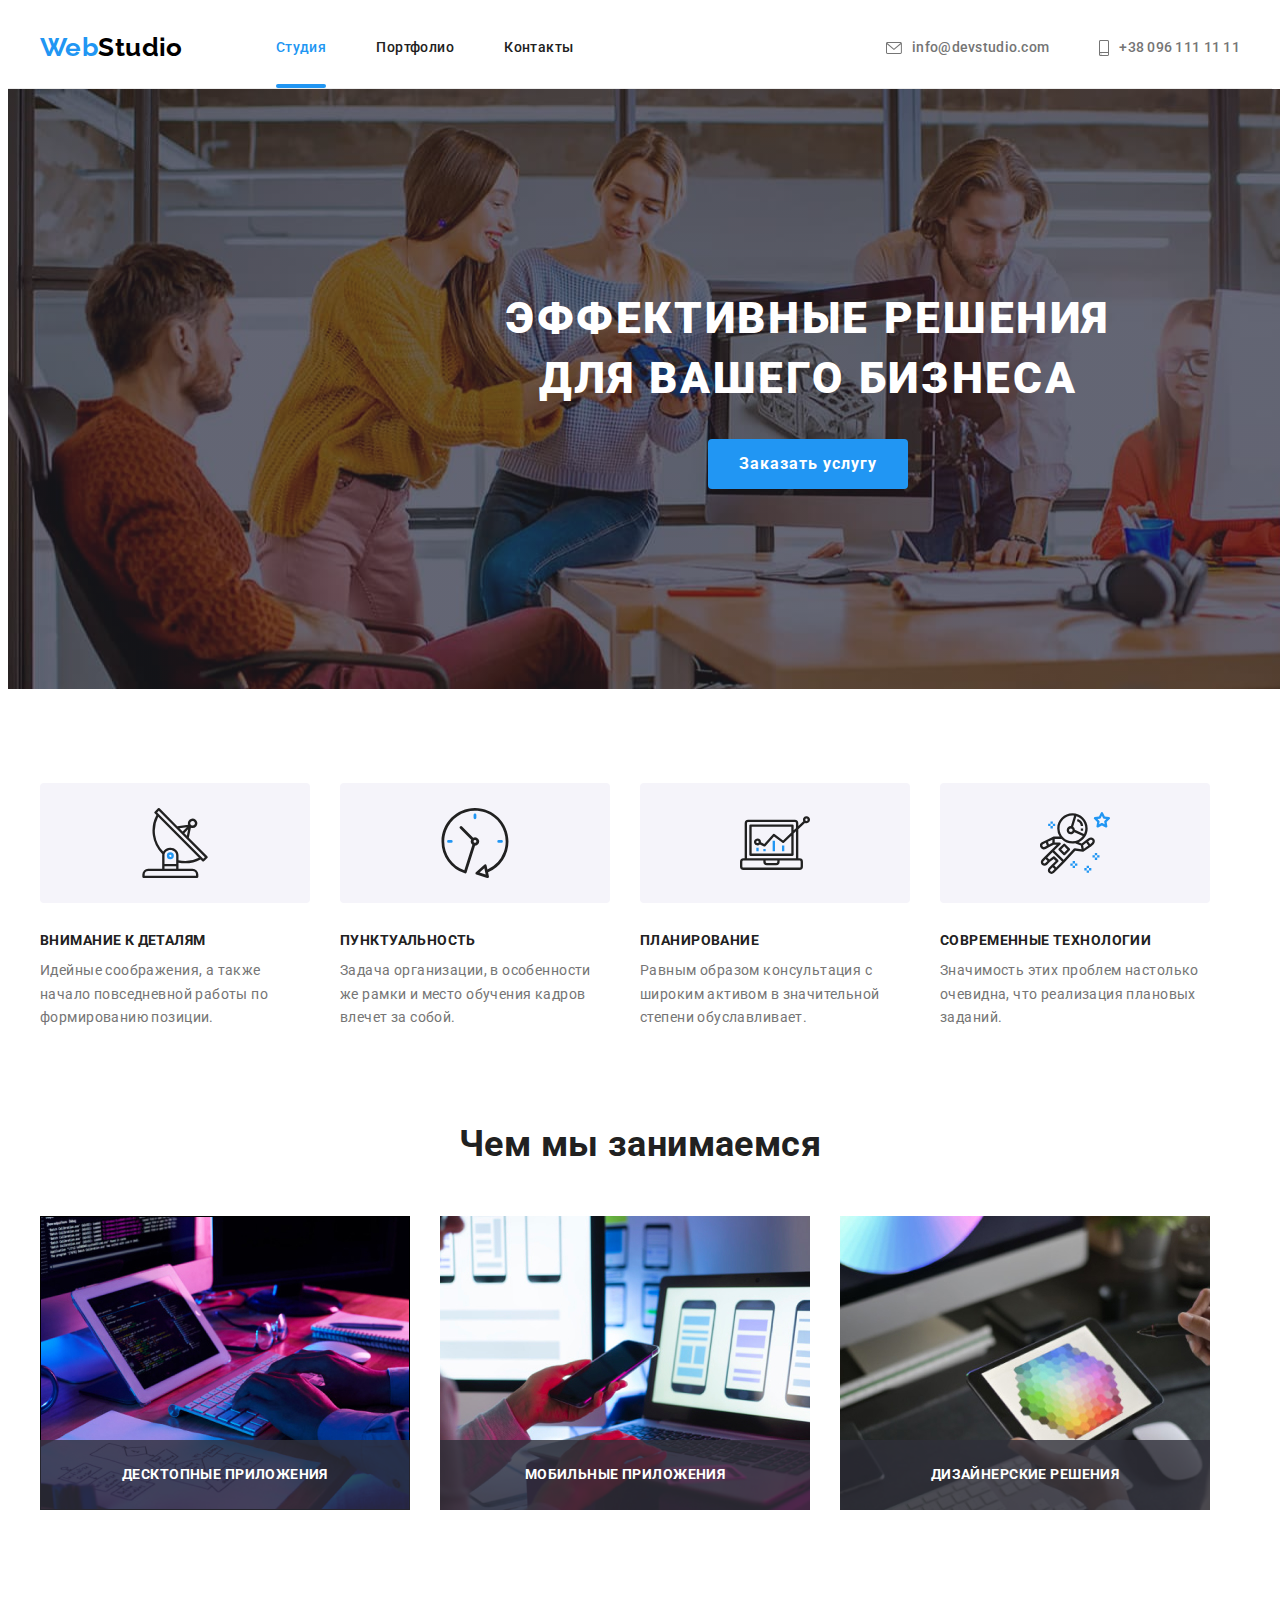
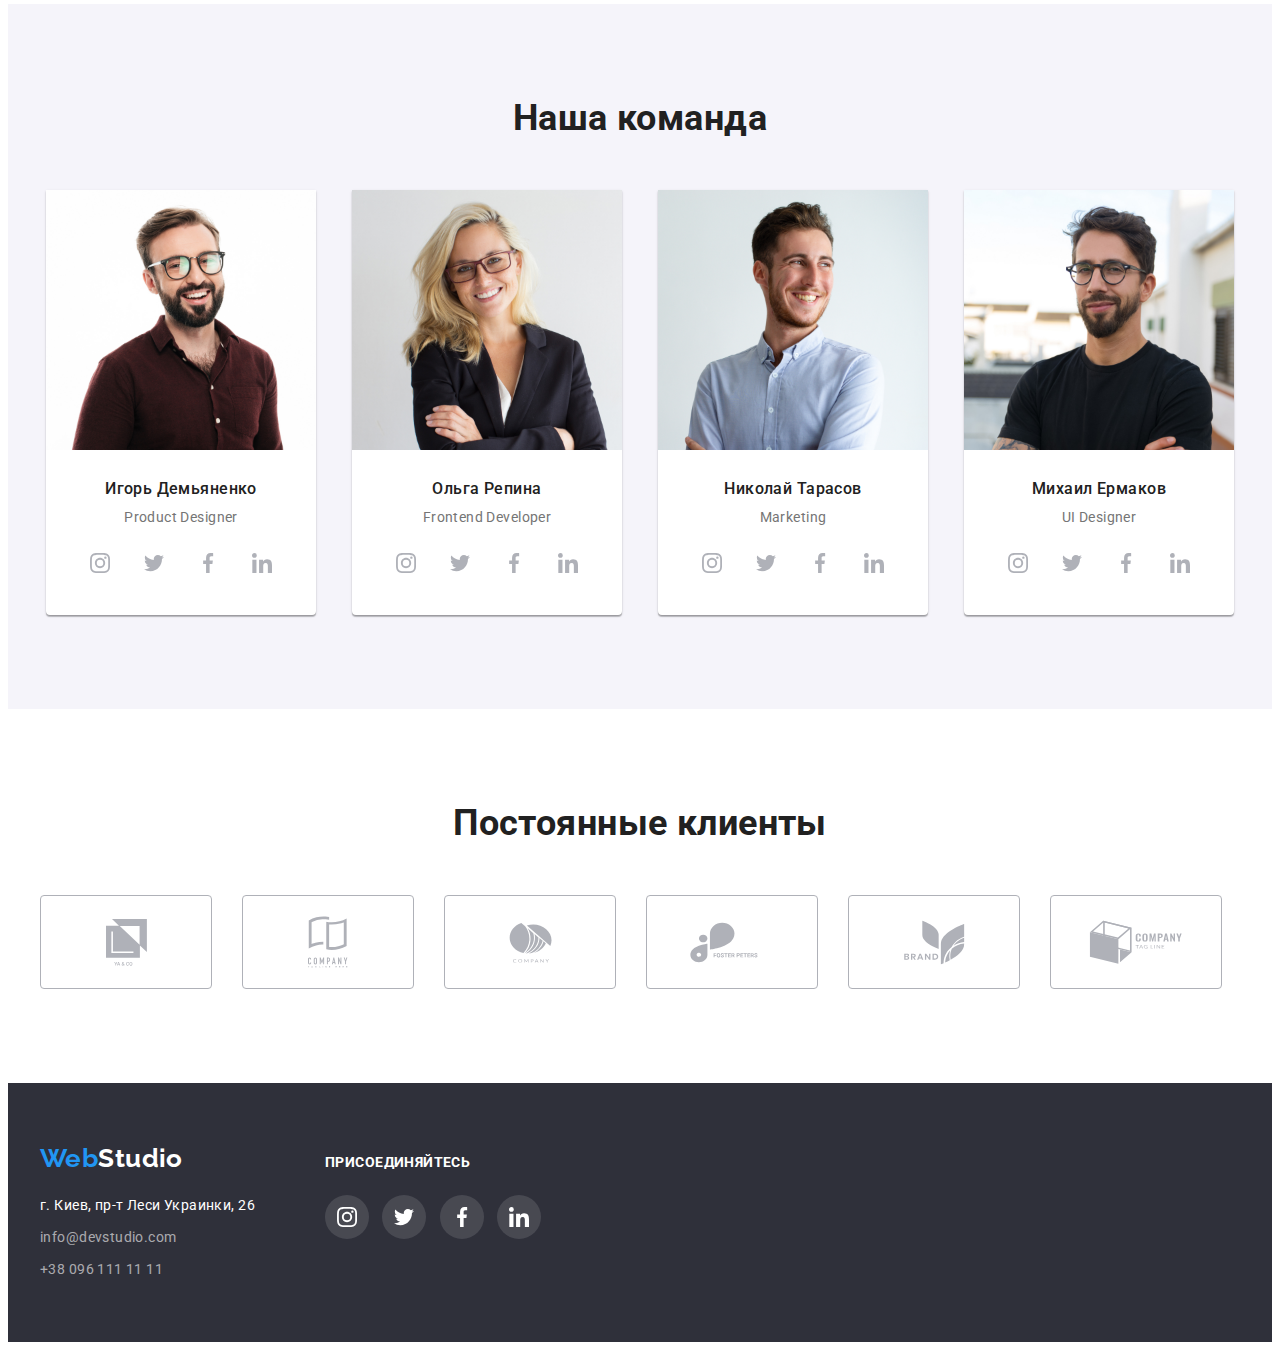
<file: index.html>
<!DOCTYPE html>
<html lang="ru">
  <head>
    <meta charset="UTF-8" />
    <meta http-equiv="X-UA-Compatible" content="IE=edge" />
    <meta name="viewport" content="width=device-width, initial-scale=1.0" />
    <title>Homework</title>
    <link rel="stylesheet" href="https://cdnjs.cloudflare.com/ajax/libs/modern-normalize/1.1.0/modern-normalize.min.css" integrity="sha512-wpPYUAdjBVSE4KJnH1VR1HeZfpl1ub8YT/NKx4PuQ5NmX2tKuGu6U/JRp5y+Y8XG2tV+wKQpNHVUX03MfMFn9Q==" crossorigin="anonymous" referrerpolicy="no-referrer" />
    <link rel="preconnect" href="https://fonts.googleapis.com" />
    <link rel="preconnect" href="https://fonts.gstatic.com" crossorigin />
    <link
      href="https://fonts.googleapis.com/css2?family=Raleway:wght@700&family=Roboto:wght@400;500;700;900&display=swap"
      rel="stylesheet"
    />
    <link rel="stylesheet" href="./css/styles.css" />
  </head>
  <body data-body>
    <!-- Шапка профиля -->
      <header class="header">
        
        <nav class="header-container container">
          <a class="logo" href="/"
          >Web<span class="part-logo-dark">Studio</span></a>

          <ul class="header-list list">
            <li class="header-list-item list">
              <a class="header-link link current" href="./index.html">Студия</a>
            </li>

            <li class="header-list-item list">
              <a class="header-link link" href="./portfolio.html">Портфолио</a>
            </li>

            <li class="header-list-item list">
              <a class="header-link link" href="">Контакты</a>
            </li>
          </ul>
          


          <ul class="header-contacts list">
            <li class="header-contacts-list item">
              <a class="header-contacts-item link" href="mailto:info@devstudio.com">
                <svg class="header-icons" width="16px" height="12px">
                  <use href="./images/icons.svg#icon-mail"></use>
                </svg>
              info@devstudio.com</a>
            </li>

            <li class="header-contacts-list item">
              <a class="header-contacts-item link" href="tel:380961111111">
                <svg class="header-icons" width="10px" height="16px">
                  <use href="./images/icons.svg#icon-smartphone"></use>
                </svg>
                +38 096 111 11 11</a>
            </li>
          </ul>
        </nav>
      </header>
      
       

    <!-- Main -->
    <main>
      <!-- Герой -->
  
        <section class="hero">
          <div class="container hero-container">
          
          <h1 class="hero-title">
             Эффективные решения для вашего бизнеса
            </h1>
            <button class="hero-btn btn" type="button" 
            data-modal-open
            >Заказать услугу</button>
          </div>
        </section>


        <!-- Model window -->
         
        <div class="backdrop is-hidden" data-modal>
          <div class="modal">
            <button class="modal-close-btn" type="button" 
            data-modal-close>
              <svg width="11px" height="11px">
               <use href="./images/icons.svg#icon-close"></use>
              </svg>
            </button>
          </div>
        </div>
        

      <!-- Особенности компании -->
      
      <section class="company-features">
        <div class="container company-container">
          <h2 class="visually-hidden">Особенности компании</h2>

          <ul class="features-list list">
            <li class="features-item item">
              <div class="icon-box">
                <svg class="features-icon" height="70px" width="70px">
                  <use href="./images/icons.svg#icon-antenna"></use>
                </svg>
              </div>
             
              <h3 class="features-title">Внимание к деталям</h3>
              <p class="company-features-text">
                Идейные соображения, а также начало повседневной работы по
                формированию позиции.
              </p>
            </li>

            <li class="features-item item">
              <div class="icon-box">
                <svg class="features-icon" height="70px" width="70px">
                  <use href="./images/icons.svg#icon-clock"></use>
                </svg>
              </div>
              <h3 class="features-title">Пунктуальность</h3>
              <p class="company-features-text">
                Задача организации, в особенности же рамки и место обучения кадров
                влечет за собой.
              </p>
            </li>

            <li class="features-item item">
              <div class="icon-box">
                <svg class="features-icon" height="70px" width="70px">
                  <use href="./images/icons.svg#icon-diagram"></use>
                </svg>
              </div>
              <h3 class="features-title">Планирование</h3>
              <p class="company-features-text">
                Равным образом консультация с широким активом в значительной
                степени обуславливает.
              </p>
            </li>

            <li class="features-item item">
              <div class="icon-box">
                <svg class="features-icon" height="70px" width="70px">
                  <use href="./images/icons.svg#icon-astronaut"></use>
                </svg>
              </div>
              <h3 class="features-title">Современные технологии</h3>
              <p class="company-features-text">
                Значимость этих проблем настолько очевидна, что реализация
                плановых заданий.
              </p>
            </li>
          </ul>
        
        </div>
          
      </section>
       
      <!-- Чем занимается компания -->
      <section class="does">
        <div class="container does-container">
        
          <h2 class="does-title">Чем мы занимаемся</h2>

          <ul class="does-list list">
            <li class="does-item">
              <img class="img-does" src="./images/box1.jpg" alt="руки на клавиатуре" width="370"/>
              <p class="does-text">Десктопные приложения</p>
            </li>
  
            <li class="does-item">
              <img src="./images/box2.jpg" alt="телефон в руках" width="370" />
              <p class="does-text">Мобильные приложения</p>
            </li>
  
            <li class="does-item"> 
              <img src="./images/box3.jpg" alt="планшет в руках" width="370" />
              <p class="does-text">Дизайнерские решения</p>  
            </li>
          </ul>
        </div>  
      </section>
         

      <!-- Про команду -->
      
      <section class="team">
        <div class="container team-container">
        
        
          <h2 class="team-tittle">Наша команда</h2>

          <ul class="team-list list">
            <li class="team-item">
              <img
                src="./images/team1.jpg"
                alt="участник команды 1"
                width="270"
              />
              <h3 class="team-name">Игорь Демьяненко</h3>
              <p class="team-text">Product Designer</p>

              <ul class="icon-team-list">
                <li class="icon-team-item">
                  <a class="icon-team-link" href="">
                    <svg class="icon-team" width="20" height="20">
                      <use href="./images/icons.svg#icon-instagram"></use>
                    </svg>
                  </a>
                </li>

                <li class="icon-team-item">
                  <a class="icon-team-link" href="">
                    <svg  class="icon-team" width="20" height="20">
                      <use href="./images/icons.svg#icon-twitter"></use>
                    </svg>
                  </a>
                </li>

                <li class="icon-team-item">
                  <a class="icon-team-link" href="">
                    <svg  class="icon-team" width="20" height="20">
                      <use href="./images/icons.svg#icon-facebook"></use>
                    </svg>
                  </a>
                </li>

                <li class="icon-team-item">
                  <a class="icon-team-link" href="">
                    <svg class="icon-team" width="20" height="20">
                      <use href="./images/icons.svg#icon-linkedin"></use>
                    </svg>
                  </a>
                </li>
              </ul>
        
        
            </li>
  
            <li class="team-item">
              <img
                src="./images/team2.jpg"
                alt="участник команды 2"
                width="270"
              />
              <h3 class="team-name">Ольга Репина</h3>
              <p class="team-text">Frontend Developer</p>

              <ul class="icon-team-list">
                <li class="icon-team-item">
                  <a class="icon-team-link" href="">
                    <svg class="icon-team" width="20" height="20">
                      <use href="./images/icons.svg#icon-instagram"></use>
                    </svg>
                  </a>
                </li>

                <li class="icon-team-item">
                  <a class="icon-team-link" href="">
                    <svg  class="icon-team" width="20" height="20">
                      <use href="./images/icons.svg#icon-twitter"></use>
                    </svg>
                  </a>
                </li>

                <li class="icon-team-item">
                  <a class="icon-team-link" href="">
                    <svg  class="icon-team" width="20" height="20">
                      <use href="./images/icons.svg#icon-facebook"></use>
                    </svg>
                  </a>
                </li>

                <li class="icon-team-item">
                  <a class="icon-team-link" href="">
                    <svg class="icon-team" width="20" height="20">
                      <use href="./images/icons.svg#icon-linkedin"></use>
                    </svg>
                  </a>
                </li>
              </ul>

            </li>
  
            <li class="team-item">
              <img
                src="./images/team3.jpg"
                alt="участник команды 3"
                width="270"
              />
              <h3 class="team-name">Николай Тарасов</h3>
              <p class="team-text">Marketing</p>

              <ul class="icon-team-list">
                <li class="icon-team-item">
                  <a class="icon-team-link" href="">
                    <svg class="icon-team" width="20" height="20">
                      <use href="./images/icons.svg#icon-instagram"></use>
                    </svg>
                  </a>
                </li>

                <li class="icon-team-item">
                  <a class="icon-team-link" href="">
                    <svg  class="icon-team" width="20" height="20">
                      <use href="./images/icons.svg#icon-twitter"></use>
                    </svg>
                  </a>
                </li>

                <li class="icon-team-item">
                  <a class="icon-team-link" href="">
                    <svg  class="icon-team" width="20" height="20">
                      <use href="./images/icons.svg#icon-facebook"></use>
                    </svg>
                  </a>
                </li>

                <li class="icon-team-item">
                  <a class="icon-team-link" href="">
                    <svg class="icon-team" width="20" height="20">
                      <use href="./images/icons.svg#icon-linkedin"></use>
                    </svg>
                  </a>
                </li>
              </ul>
            </li>
  
            <li class="team-item">
              <img
                src="./images/team4.jpg"
                alt="участник команды 4"
                width="270"
              />
              <h3 class="team-name">Михаил Ермаков</h3>
              <p class="team-text">UI Designer</p>

              <ul class="icon-team-list">
                <li class="icon-team-item">
                  <a class="icon-team-link" href="">
                    <svg class="icon-team" width="20" height="20">
                      <use href="./images/icons.svg#icon-instagram"></use>
                    </svg>
                  </a>
                </li>

                <li class="icon-team-item">
                  <a class="icon-team-link" href="">
                    <svg  class="icon-team" width="20" height="20">
                      <use href="./images/icons.svg#icon-twitter"></use>
                    </svg>
                  </a>
                </li>

                <li class="icon-team-item">
                  <a class="icon-team-link" href="">
                    <svg  class="icon-team" width="20" height="20">
                      <use href="./images/icons.svg#icon-facebook"></use>
                    </svg>
                  </a>
                </li>

                <li class="icon-team-item">
                  <a class="icon-team-link" href="">
                    <svg class="icon-team" width="20" height="20">
                      <use href="./images/icons.svg#icon-linkedin"></use>
                    </svg>
                  </a>
                </li>
              </ul>

            </li>
          </ul>
        </div>
      </section>

      <!-- Regular customer -->
       
      <section class="client">

        <div class="client-container container">
          <h1 class="client-tittle">Постоянные клиенты</h1> 

          <ul class="client-list">
            <li class="client-item">
              <div class="client-box">
                <a class="client-link" href="">
                  <svg class="client-icon" width="41px" height="47px"> 
                    <use href="./images/icons.svg#icon-company"></use>
                  </svg>
                </a>
              </div>
            </li>
  
            <li class="client-item">
              <div class="client-box">
                <a class="client-link" href="">
                  <svg class="client-icon" width="40px" height="52">
                    <use href="./images/icons.svg#icon-company2"></use>
                  </svg>
                </a>
              </div>
            </li>
  
            <li class="client-item">
              <div class="client-box">
                <a class="client-link" href="">
                  <svg class="client-icon" width="43px" height="41px">
                    <use href="./images/icons.svg#icon-company3"></use>
                  </svg>
                </a>
              </div>
            </li>
  
            <li class="client-item">
              <div class="client-box">
                <a class="client-link" href="">
                  <svg class="client-icon" width="84px" height="41px">
                    <use href="./images/icons.svg#icon-company4"></use>
                  </svg>
                </a>
              </div>
            </li>
  
            <li class="client-item">
              <div class="client-box">
                <a class="client-link" href="">
                  <svg class="client-icon" width="63px" height="45px">
                    <use href="./images/icons.svg#icon-company5"></use>
                  </svg>
                </a>
              </div>
            </li>
  
            <li class="client-item">
              <div class="client-box">
                <a class="client-link" href="">
                  <svg class="client-icon" width="94px" height="44px">
                    <use href="./images/icons.svg#icon-company6"></use>
                  </svg>
                </a>
              </div>
          </li>
  
          </ul>
        </div>
      </section>
        
        

    </main>

    <!-- Подвал -->

    <footer class="footer">
      
      <div class="footer-container container">
        
        <div class="footer-contacts">
          <a class="logo logo-footer" href="/"
          >Web<span class="part-logo-white">Studio</span></a>

          <address>
          
            <ul class="list">
              <li class="footer-item">
                <a
                  class="adress-link link"
                  href="https://goo.gl/maps/8BkcXDa8HQs6EpDb8"
                  target="_blank"
                  >г. Киев, пр-т Леси Украинки, 26
                </a>
              </li>
  
              <li class="footer-item">
                <a class="contact-link link" href="mailto:info@devstudio.com"
                >info@devstudio.com</a>
              </li>
  
              <li class="footer-item">
                <a class="contact-link link" href="tel:380961111111"
                >+38 096 111 11 11</a>
              </li>
            </ul>
          </address>
        </div>
          
        
      

        <div class="footer-media">
          <strong class="footer-media-title">присоединяйтесь</strong>

          <ul class="footer-media-list">
            <li class="footer-media-item">
              <a class="footer-media-link" href="">
                <svg class="footer-icon" width="20" height="20">
                  <use href="./images/icons.svg#icon-instagram"></use>
                </svg>
              </a>
            </li>
            
            <li class="footer-media-item">
              <a class="footer-media-link" href="">
                <svg  class="footer-icon" width="20" height="20">
                  <use href="./images/icons.svg#icon-twitter"></use>
                </svg>
              </a>
            </li>
            
            <li class="footer-media-item">
              <a class="footer-media-link" href="">
                <svg  class="footer-icon" width="20" height="20">
                  <use href="./images/icons.svg#icon-facebook"></use>
                </svg>
              </a>
            </li>
            
            
            <li class="footer-media-item">
              <a class="footer-media-link" href="">
                <svg class="footer-icon" width="20" height="20">
                  <use href="./images/icons.svg#icon-linkedin"></use>
                </svg>
              </a>
            </li>
          </ul>
        </div>
      </div>
      
    </footer>

     <!-- Java Script -->
    <script src="./js/modal.js"></script>

  </body>
</html>
</file>
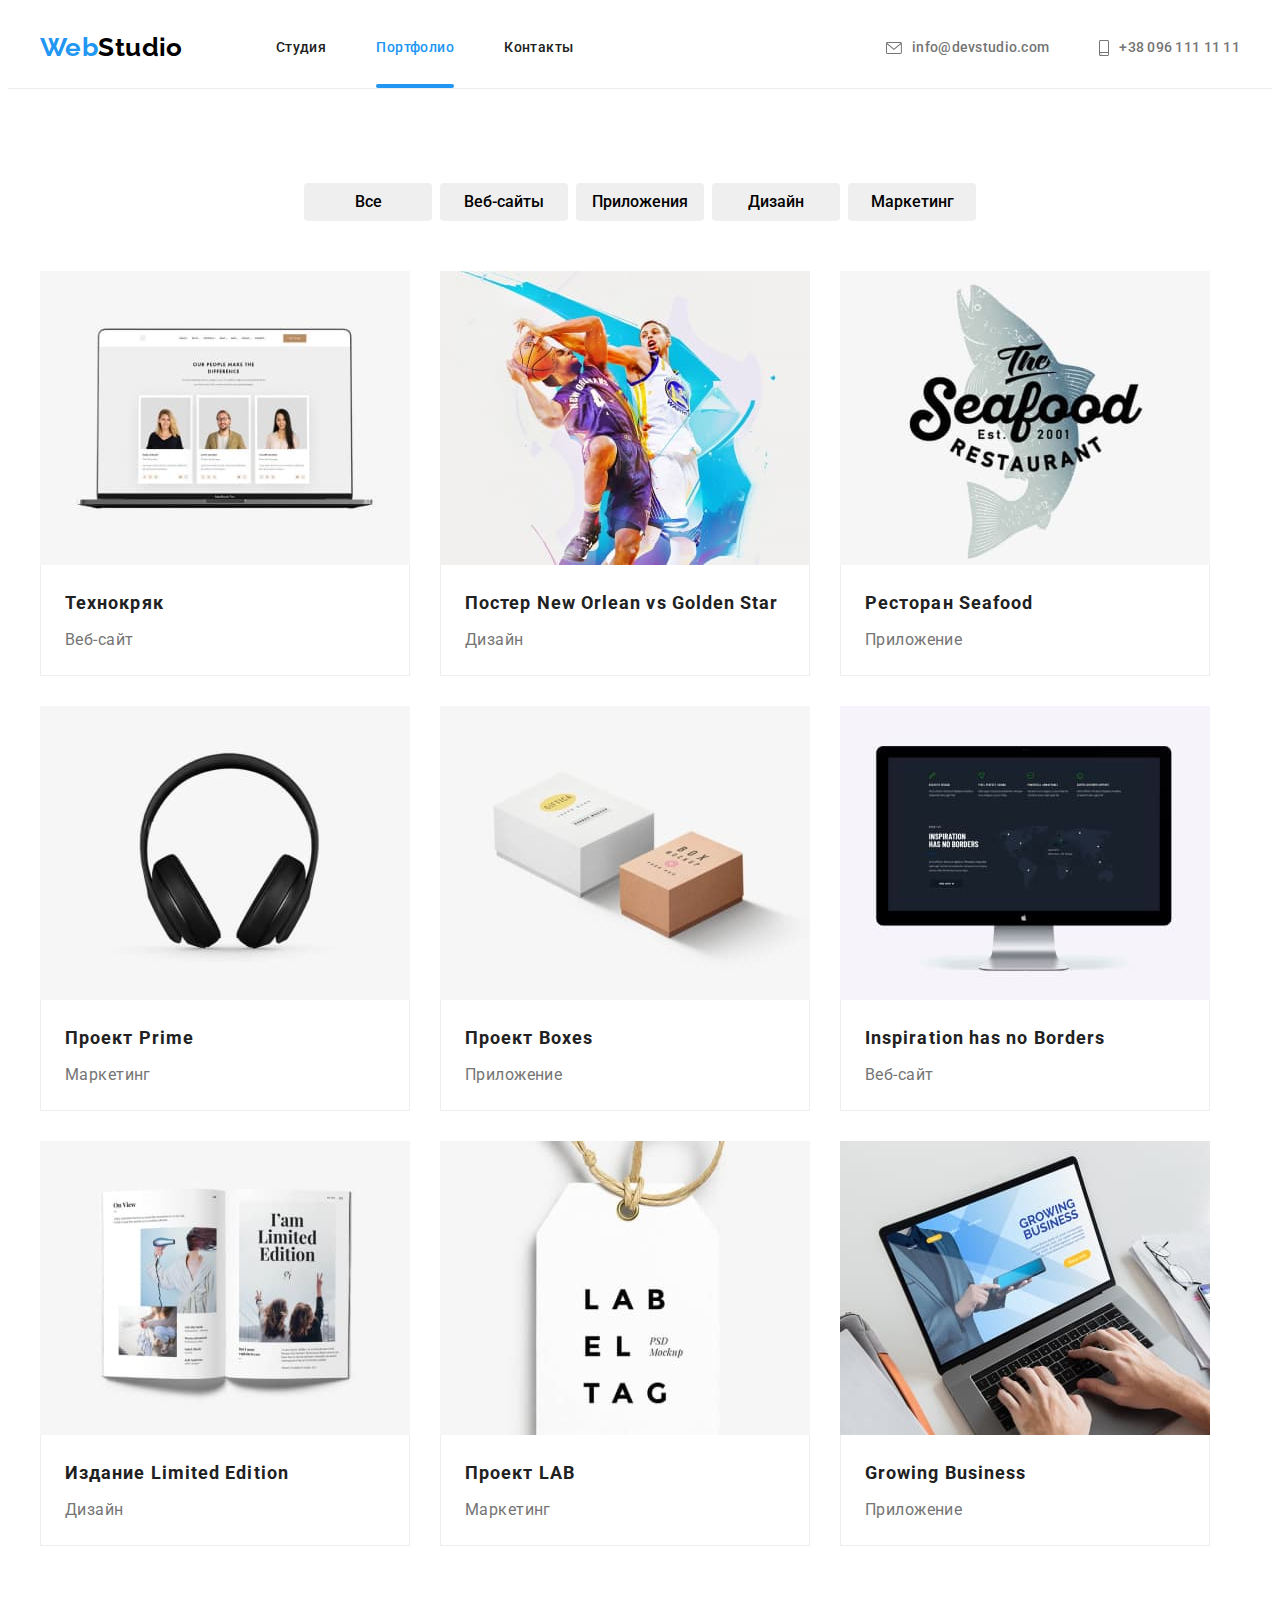
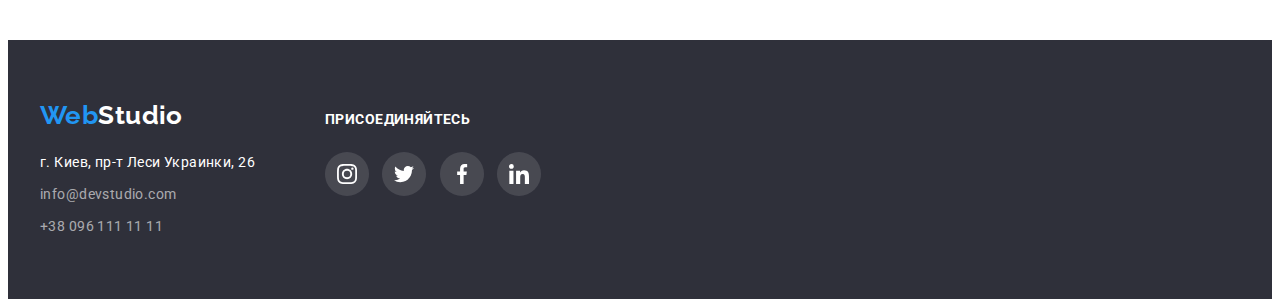
<file: portfolio.html>
<!DOCTYPE html>
<html lang="ru">
  <head>
    <meta charset="UTF-8" />
    <meta http-equiv="X-UA-Compatible" content="IE=edge" />
    <meta name="viewport" content="width=device-width, initial-scale=1.0" />
    <title>Homework</title>
    <link rel="stylesheet" href="https://cdnjs.cloudflare.com/ajax/libs/modern-normalize/1.1.0/modern-normalize.min.css" integrity="sha512-wpPYUAdjBVSE4KJnH1VR1HeZfpl1ub8YT/NKx4PuQ5NmX2tKuGu6U/JRp5y+Y8XG2tV+wKQpNHVUX03MfMFn9Q==" crossorigin="anonymous" referrerpolicy="no-referrer" />
    <link rel="preconnect" href="https://fonts.googleapis.com" />
    <link rel="preconnect" href="https://fonts.gstatic.com" crossorigin />
    <link
      href="https://fonts.googleapis.com/css2?family=Raleway:wght@700&family=Roboto:wght@400;500;700;900&display=swap"
      rel="stylesheet"
    />
    <link rel="stylesheet" href="./css/styles.css" />
  </head>
  <body>
    <!-- Шапка профиля -->

    <header class="header">
        
      <nav class="header-container container">
        <a class="logo" href="/"
        >Web<span class="part-logo-dark">Studio</span></a>

        <ul class="header-list list">
          <li class="header-list-item list">
            <a class="header-link link" href="./index.html">Студия</a>
          </li>

          <li class="header-list-item list">
            <a class="header-link link current" href="./portfolio.html">Портфолио</a>
          </li>

          <li class="header-list-item list">
            <a class="header-link link" href="">Контакты</a>
          </li>
        </ul>
        


        <ul class="header-contacts list">
          <li class="header-contacts-list item">
            <a class="header-contacts-item link" href="mailto:info@devstudio.com">
              <svg class="header-icons" width="16px" height="12px">
                <use href="./images/icons.svg#icon-mail"></use>
              </svg>
            info@devstudio.com</a>
          </li>

          <li class="header-contacts-list item">
            <a class="header-contacts-item link" href="tel:380961111111">
              <svg class="header-icons" width="10px" height="16px">
                <use href="./images/icons.svg#icon-smartphone"></use>
              </svg>
              +38 096 111 11 11</a>
          </li>
        </ul>
      </nav>
    </header>

    <!-- Main -->

    <main>
      <!-- Навигация по Main -->
      <section class="portfolio">
        <div class="portfolio-container container">
          <h1 class="visually-hidden">Portfolio</h1>
            <ul class="list portfolio-list">
              <li class="portfolio-item">
                <button class="portfolio-btn btn" type="button">Все</button>
              </li>
  
              <li class="portfolio-item">
                <button class="portfolio-btn btn" type="button">Веб-сайты</button>
              </li>
  
              <li class="portfolio-item">
                <button class="portfolio-btn btn" type="button">
                  Приложения
                </button>
              </li>
  
              <li class="portfolio-item">
                <button class="portfolio-btn btn" type="button">Дизайн</button>
              </li>
  
              <li class="portfolio-item">
                <button class="portfolio-btn btn" type="button">Маркетинг</button>
              </li>
            </ul>
          
  
          <!-- Проекты -->
          <ul class="list project-list">
            <li class="project-item">
              <a class="link" href="">
                <div class="portfolio-photo">
                  <img 
                  src="./images/project1.jpg"
                  alt="ноутбук" 
                  width="370"/>

                  <p class="project-text-hover">
                    Ресурс предлагает комплексные предложения с разным уровнем функционала и сервисов. Все это позволит посетителю получить исчерпывающие сведения о компании или частном лице.
                  </p>
                </div>
               
                <div class="project-item-container">
                  <h2 class="project-title">Технокряк</h2>
                  <p class="project-text">Веб-сайт</p>
                </div>
              </a>
            </li>
  
            <li class="project-item">
              <a class="link" href="">
                <div class="portfolio-photo">
                  <img 
                  src="./images/project2.jpg"
                  alt="ноутбук" 
                  width="370"/>

                  <p class="project-text-hover">
                    Ресурс предлагает комплексные предложения с разным уровнем функционала и сервисов. Все это позволит посетителю получить исчерпывающие сведения о компании или частном лице.
                  </p>
                </div>
                <div class="project-item-container">
                  <h2 class="project-title">Постер New Orlean vs Golden Star</h2>
                  <p class="project-text">Дизайн</p>
                </div>
              </a>  
            </li>
  
            <li class="project-item">
              <a class="link" href="">
                <div class="portfolio-photo">
                  <img 
                  src="./images/project3.jpg"
                  alt="ноутбук" 
                  width="370"/>

                  <p class="project-text-hover">
                    Ресурс предлагает комплексные предложения с разным уровнем функционала и сервисов. Все это позволит посетителю получить исчерпывающие сведения о компании или частном лице.
                  </p>
                </div>

                <div class="project-item-container">
                  <h2 class="project-title">Ресторан Seafood</h2>
                  <p class="project-text">Приложение</p>
                </div>
              </a>
            </li>
  
            <li class="project-item">
              <a class="link" href="">
                <div class="portfolio-photo">
                  <img 
                  src="./images/project4.jpg"
                  alt="ноутбук" 
                  width="370"/>

                  <p class="project-text-hover">
                    Ресурс предлагает комплексные предложения с разным уровнем функционала и сервисов. Все это позволит посетителю получить исчерпывающие сведения о компании или частном лице.
                  </p>
                </div>
                <div class="project-item-container">
                  <h2 class="project-title">Проект Prime</h2>
                  <p class="project-text">Маркетинг</p>
                </div>
              </a>
            </li>
  
            <li class="project-item">
              <a class="link" href="">
                <div class="portfolio-photo">
                  <img 
                  src="./images/project5.jpg"
                  alt="ноутбук" 
                  width="370"/>

                  <p class="project-text-hover">
                    Ресурс предлагает комплексные предложения с разным уровнем функционала и сервисов. Все это позволит посетителю получить исчерпывающие сведения о компании или частном лице.
                  </p>
                </div>
                <div class="project-item-container">
                  <h2 class="project-title">Проект Boxes</h2>
                  <p class="project-text">Приложение</p>
                </div>
              </a>
            </li>
  
            <li class="project-item">
              <a class="link" href="">
                <div class="portfolio-photo">
                  <img 
                  src="./images/project6.jpg"
                  alt="ноутбук" 
                  width="370"/>

                  <p class="project-text-hover">
                    Ресурс предлагает комплексные предложения с разным уровнем функционала и сервисов. Все это позволит посетителю получить исчерпывающие сведения о компании или частном лице.
                  </p>
                </div>

                <div class="project-item-container">
                  <h2 class="project-title">Inspiration has no Borders</h2>
                  <p class="project-text">Веб-сайт</p>
                </div>
              </a>
            </li>
  
            <li class="project-item">
              <a class="link" href="">
                <div class="portfolio-photo">
                  <img 
                  src="./images/project7.jpg"
                  alt="ноутбук" 
                  width="370"/>

                  <p class="project-text-hover">
                    Ресурс предлагает комплексные предложения с разным уровнем функционала и сервисов. Все это позволит посетителю получить исчерпывающие сведения о компании или частном лице.
                  </p>
                </div>

                <div class="project-item-container">
                  <h2 class="project-title">Издание Limited Edition</h2>
                  <p class="project-text">Дизайн</p>
                </div>
              </a>
            </li>
  
            <li class="project-item">
              <a class="link" href="">
                <div class="portfolio-photo">
                  <img 
                  src="./images/project8.jpg"
                  alt="ноутбук" 
                  width="370"/>

                  <p class="project-text-hover">
                    Ресурс предлагает комплексные предложения с разным уровнем функционала и сервисов. Все это позволит посетителю получить исчерпывающие сведения о компании или частном лице.
                  </p>
                </div>

                <div class="project-item-container">
                  <h2 class="project-title">Проект LAB</h2>
                  <p class="project-text">Маркетинг</p>
                </div>
              </a>
            </li>
  
            <li class="project-item">
              <a class="link" href="">
                <div class="portfolio-photo">
                  <img 
                  src="./images/project9.jpg"
                  alt="ноутбук" 
                  width="370"/>

                  <p class="project-text-hover">
                    Ресурс предлагает комплексные предложения с разным уровнем функционала и сервисов. Все это позволит посетителю получить исчерпывающие сведения о компании или частном лице.
                  </p>
                </div>

                <div class="project-item-container">
                  <h2 class="project-title">Growing Business</h2>
                  <p class="project-text">Приложение</p>
                </div>
              </a>
            </li>
          </ul>
          
        </div>
      </section>
    </main>

    <!-- Подвал -->

    <footer class="footer">
      
      <div class="footer-container container">
        
        <div class="footer-contacts">
          <a class="logo logo-footer" href="/"
          >Web<span class="part-logo-white">Studio</span></a>

          <address>
          
            <ul class="list">
              <li class="footer-item">
                <a
                  class="adress-link link"
                  href="https://goo.gl/maps/8BkcXDa8HQs6EpDb8"
                  target="_blank"
                  >г. Киев, пр-т Леси Украинки, 26
                </a>
              </li>
  
              <li class="footer-item">
                <a class="contact-link link" href="mailto:info@devstudio.com"
                >info@devstudio.com</a>
              </li>
  
              <li class="footer-item">
                <a class="contact-link link" href="tel:380961111111"
                >+38 096 111 11 11</a>
              </li>
            </ul>
          </address>
        </div>
          
        
      

        <div class="footer-media">
          <strong class="footer-media-title">присоединяйтесь</strong>

          <ul class="footer-media-list">
            <li class="footer-media-item">
              <a class="footer-media-link" href="">
                <svg class="footer-icon" width="20" height="20">
                  <use href="./images/icons.svg#icon-instagram"></use>
                </svg>
              </a>
            </li>
            
            <li class="footer-media-item">
              <a class="footer-media-link" href="">
                <svg  class="footer-icon" width="20" height="20">
                  <use href="./images/icons.svg#icon-twitter"></use>
                </svg>
              </a>
            </li>
            
            <li class="footer-media-item">
              <a class="footer-media-link" href="">
                <svg  class="footer-icon" width="20" height="20">
                  <use href="./images/icons.svg#icon-facebook"></use>
                </svg>
              </a>
            </li>
            
            
            <li class="footer-media-item">
              <a class="footer-media-link" href="">
                <svg class="footer-icon" width="20" height="20">
                  <use href="./images/icons.svg#icon-linkedin"></use>
                </svg>
              </a>
            </li>
          </ul>
        </div>
      </div>
      
    </footer>
  </body>
</html>
</file>
<file: css/styles.css>
/* Основа сайта */

:root {
    
    /* Шрифта */
    --main-fonts : 'Roboto';
    --secondary-fonts : 'Raleway';

    /* Цвета */
    --primary-text-color : #212121;
    --title-text-color : #ffffff;
    --text-color : #757575;
    --accent-color : #2196F3;
    --background-color: #2F303A;
    --dark-color: #000000;
    --second-background-color: #F5F4FA;
    --border-color: #EEEEEE;
    --color-icon: #AFB1B8;

    /* Others */
    --anim: 250ms cubic-bezier(0.4, 0, 0.2, 1);
}



/* common styles star */

h1,
h2,
h3,
h4,
h5,
h6,
p {
	margin: 0;
}

section {
    padding-top: 94px;
    padding-bottom: 94px;
}

.container {
    width: 1200px;
    padding-left: 15px;
    padding-right: 15px;
    margin-left: auto;
    margin-right: auto;
}

.link { 
    text-decoration: none;

    text-decoration: none;
	color: inherit;
}

.list {
    list-style: none;

    list-style: none;
	padding-left: 0;
	margin: 0;
}

.btn {
    font-family: var(--main-fonts);
    font-style: normal;
    font-weight: 700;
    font-size: 16px;
    line-height: 1.87;
    cursor: pointer;
}

img {
	display: block;
	max-width: 100%;
	height: auto;
}

.visually-hidden {
    position: absolute;
    width: 1px;
    height: 1px;
    margin: -1px;
    padding: 0;
    overflow: hidden;
    border: 0;
    clip: rect(0 0 0 0);
}

.no-scroll {
    overflow: hidden;
}





/* Body */

body {
    font-family: var(--main-fonts);
    font-size: 14px;
    line-height: 1.71;
    letter-spacing: 0.03em;
    color: var(--primary-text-color);
    background-color: var(--title-text-color);

}

/* logo */

.logo {
    font-family: var(--secondary-fonts);
    font-weight: 700;
    font-size: 26px;
    line-height: 1.2;
    color: var(--accent-color);
    text-decoration: none;
}

.part-logo-dark {
    color: var(--dark-color);
}

.part-logo-white {
    color: var(--title-text-color);
}



/* Шапка профиля */

.header {
    border-bottom: 1px solid #ECECEC;
}

.header-container {
    display: flex;
    align-items: center;
    justify-content: flex;
}

.header-link {
    display: block;
    position: relative;
    padding-top: 32px;
    padding-bottom: 32px;

    font-family: var(--main-fonts);
    font-style: normal;
    font-weight: 500;
    line-height: 1.14;
    color: var(--primary-text-color);

    transition: var(--anim);
}

.header-link:hover,
.header-link:focus {
  color: var(--accent-color);
}

.current:before {
    content: "";
    position: absolute;
    bottom: 0;
    left: 0;

    width: 100%;
    height: 4px;
    display: inline-block;
    margin-right: 10px;

    background-color:var(--accent-color);
    border-radius: 2px;
}




.header-list {
    display: flex;
    margin-left: 93px;

}

.header-list-item:not(:last-child) {
    margin-right: 50px;

}

.header-list .current {
    color: var(--accent-color);
}

.header-contacts-list {
    display: block;
    padding-top: 32px;
    padding-bottom: 32px;

    font-style: normal;
    font-weight: 500;
    line-height: 1.14;
    letter-spacing: 0.02em;
    color: var(--text-color);

    transition: var(--anim);
}

.header-contacts-list:hover,
.header-contacts-list:focus {
    color: var(--accent-color);
}

.header-contacts {
    display: flex;
    margin-left: auto;
}

.header-contacts-item {
    display: flex;
    align-items: center;
}

.header-contacts .item + .item {
   margin-left: 50px;
}

.header-icons {
    margin-right: 10px;

    fill: currentColor;
}


/* Герой */
.hero {
    padding-top: 200px;
    padding-bottom: 200px;
    min-width: 1600px;
    margin: 0 auto;
    text-align: center;

    background-color: var(--background-color);
    background-image: linear-gradient(to right, rgba(47, 48, 58, 0.4),rgba(47, 48, 58, 0.4)), url(../images/hero.jpg);
    background-size: cover;
    background-repeat: no-repeat; 
}



.hero-title {

    width: 696px;
    margin: 0 auto;

    font-weight: 900;
    font-size: 44px;
    letter-spacing: 0.06em;
    line-height: 1.36;
    text-transform: uppercase;
    color: var(--title-text-color);
}

.hero-btn {
    margin-top: 30px;

    border-radius: 4px;
    width: 200px;
    height: 50px;
    left: 700px;
    top: 430px;
    border: none;

    letter-spacing: 0.06em;


    color: var(--title-text-color);
    background-color: var(--accent-color);
}

.backdrop {
    position: fixed;
    top: 0;
    left: 0;
    width: 100%;
    height: 100%;

    opacity: 1;
    visibility: visible;
    pointer-events: initial;

    transition: opacity var(--anim), visibility var(--anim);
}

.backdrop.is-hidden {
    opacity: 0;
    visibility: hidden;
    pointer-events: none;
}


.modal {
    position: absolute;
    top: 50%;
    left: 50%;

    transform: translate(-50%, -50%);

    min-width: 528px;
    min-height: 581px;

    background-color: #fff;

    border-radius: 4px;
}  

.modal-close-btn {
    position: absolute;
    top: 8px;
    right: 8px;

    display: flex;
    align-items: center;
    justify-content: center;

    width: 30px;
    height: 30px;

    border: 1px solid rgba(0, 0, 0, 0.1);
    border-radius: 50%;
    background-color: var(--title-text-color);
    cursor: pointer;
}


/* Особенности компании */

.features-list {
    display: flex;
}

.features-item {
    width: 270px;
}

.features-item:not(:last-child) {
    margin-right: 30px;
}

.features-title {
    font-weight: 700;
    font-size: 14px;
    line-height: 1.14;
    margin-bottom: 10px;
    text-transform: uppercase;
}

.company-features-text {
    line-height: 1.71;
    color: var(--text-color);
}

.icon-box {
    display: flex;
    justify-content: center;
    align-items: center;
    margin-bottom: 30px;
    width: 270px;
    height: 120px;

    border-radius: 4px;
    background-color: var(--second-background-color);
}


/* What does do */

.does {
    padding-top: 0;
}

.does-list {
    display: flex;
    margin-top: 50px;
}

.does-item {
    position: relative;
}


.does-item:not(:last-child) {
  margin-right: 30px;

}

.does-title {
    text-align: center;

    font-weight: 700;
    font-size: 36px;
    line-height: 1.16;
    color: var(--primary-text-color);
}

.img-does {
    display: block;
}



.does-text {
    position: absolute;
    display: flex;
    width: 100%;
    height: 70px;
    align-items: center;
    justify-content: center;

    font-family: 'Roboto';
    font-weight: 700;
    font-size: 14px;
    line-height: 1.14;
    text-align: center;
    letter-spacing: 0.03em;
    text-transform: uppercase;

    color: var(--title-text-color);
    background-color: rgba(47, 48, 58, 0.8);
    bottom: 0;
}


/* Team */

.team {
background-color:var(--second-background-color);
}

.team-tittle {
    text-align: center;
    
    font-weight: 700;
    font-size: 36px;
    line-height: 1.16;
    color: var(--primary-text-color);
}

.team-list {
    display: flex;
    margin-top: 50px;  
}

.team-item {
   box-shadow: 0px 1px 3px rgba(0, 0, 0, 0.12), 0px 1px 1px rgba(0, 0, 0, 0.14), 0px 2px 1px rgba(0, 0, 0, 0.2);
   border-radius: 0px 0px 4px 4px;

   text-align: center;
   margin-left: auto;
   margin-right: auto;

   background:var(--title-text-color)
}

.team-item:not(:last-child) {
    margin-right: 30px;
}

.team-name {
    margin-top: 30px;

    font-weight: 500;
    font-size: 16px;
    line-height: 1.18;
    color: var(--primary-text-color);
}

.team-text {
    margin-top: 10px;
    margin-bottom: 16px;

    line-height: 1.18;
    color:var(--text-color)
}

.icon-team-link {
    display: flex;
    width: 44px;
    height: 44px;
    justify-content: center;
    align-items: center;

    text-decoration: none;
    border-radius: 50%;
    
    transition: var(--anim);
}

.icon-team-item:not(:last-child) {
    margin-right: 10px;
}



.icon-team-link ul {
    margin: 0;
    padding: 0;
    list-style: none;
}

.icon-team-link:hover,
.icon-team-link:focus {
    background-color: var(--accent-color);
}

.icon-team-link:hover .icon-team,
.icon-team-link:focus .icon-team {
    fill: var(--title-text-color);
}

.icon-team-list {
    display: flex;
    list-style: none;
    justify-content: center;
    padding: 0;
    margin-bottom: 30px;
}

.icon-team {
    fill: var(--color-icon);
}

/* Regular customer */

.client-tittle {
    text-align: center;
    margin-bottom: 50px;

    font-weight: 700;
    font-size: 36px;
    line-height: 1.16;
    color: var(--primary-text-color);
}

.client-list {
    display: flex;
    list-style: none;
    margin: 0;
    padding: 0px;
}

.client-item:not(:last-child) {
    margin-right: 30px;
} 

.client-box {
    display: flex;
    width: 170px;
    height: 92px;
    justify-content: center;
    align-items: center;

    border: 1px solid var(--color-icon);
    border-radius: 4px;

    transition: var(--anim);
}

.client-box:hover {
    border-color: var(--accent-color);
} 

.client-icon {
    fill: var(--color-icon);
    transition: var(--anim);
}

.client-item:hover .client-icon {
    fill: var(--accent-color);
}

.client-link {
    display: flex;
    text-decoration: none;
}


/* Footer */

.footer {
    padding-top: 60px;
    padding-bottom: 60px;

    background-color: var(--background-color);
}

.footer-container {
    display: flex;
    align-items: baseline;
}

.footer-contacts {
    padding: 0;
}

.logo-footer {
    display: block; 
}

.footer-item:not(:first-child) {
    margin-top: 8px;
}

.adress-link {
    display: block;
    margin-top: 20px;

    font-family: var(--main-fonts);
    font-style: normal;
    line-height: 1.71;
    color: var(--title-text-color);

    transition: var(--anim);
}

.adress-link:hover,
.adress-link:focus {
    color: var(--accent-color);
}


.contact-link {
    font-family: var(--main-fonts);
    font-style: normal;
    line-height: 1.71;
    letter-spacing: 0.03em;
    color: rgba(255, 255, 255, 0.6);

    transition: var(--anim);
}

.contact-link:hover,
.contact-link:focus {
    color: var(--accent-color);
}

.footer-media {
    padding-top: 0;
    margin-left: 70px;
}

.footer-media-title {

    font-family: 'Roboto';
    font-style: normal;
    font-weight: 700;
    font-size: 14px;
    line-height: 0.9;
    letter-spacing: 0.03em;
    text-transform: uppercase;

    color: var(--title-text-color);
}

.footer-media-list {
    padding-left: 0;
    margin: 0;
    margin-top: 20px;
    
}

.footer-media-link {
    display: flex;
    width: 44px;
    height: 44px;
    justify-content: center;
    align-items: center;

    background-color: rgba(255, 255, 255, 0.12);
    
    text-decoration: none;
    border-radius: 50%;

    transition: var(--anim);
}

.footer-media-link:hover,
.footer-media-link:focus {
    background-color:var(--accent-color) ;
}

.footer-icon {
    fill: var(--title-text-color);
}

.footer-media-item {
    display: inline-block;
    margin-right: 10px;
}



/* Portfolio */

.portfolio-list {
    display: flex;  
    justify-content: center;
}

.portfolio-item:not(:first-child) {
    margin-left: 8px;
}

.portfolio-btn {
    border-radius: 4px;
    border: none;
    width: 128px;
    height: 38px;
    left: 576px;
    top: 174px;

    font-weight: 500;
    font-size: 16px;
    line-height: 1.62;

    transition: var(--anim);
}

.portfolio-btn:hover,
.portfolio-btn:focus {
    color: var(--title-text-color);
    background-color: var(--accent-color);
    box-shadow: 0px 3px 1px rgba(0, 0, 0, 0.1), 0px 1px 2px rgba(0, 0, 0, 0.08), 0px 2px 2px rgba(0, 0, 0, 0.12);
}

.project-item-container {
    padding: 20px 24px;
    border-right: 1px solid var(--border-color);
    border-bottom: 1px solid var(--border-color);
    border-left: 1px solid var(--border-color);
}

.project-portfolio-link {
    display: block;
}

.project-item {
    
    width: 370px;
    margin-right: 30px;
    margin-bottom: 30px;
}

.project-title {
    margin-bottom: 4px;

    font-family: 'Roboto';
    font-style: normal;
    font-weight: 700;
    font-size: 18px;
    line-height: 2;
    letter-spacing: 0.06em;
    
    color: var(--primary-text-color);
 }

.project-text {
    font-family: var(--main-fonts);
    font-size: 16px;
    line-height: 30px;
    color: var(--text-color);
}

.portfolio-photo {
    position: relative;
    overflow: hidden;
}

.project-text-hover {
    position: absolute;
    top: 0;
    left: 0;
    width: 100%;
    height: 100%;
    transform: translateY(101%);

    background-color:rgba(33, 150, 243, 0.9);
    display: flex;
    align-items: center;
    justify-content: center;
    padding: 63px 24px;

    font-family: 'Roboto';
    font-weight: 400;
    font-size: 18px;
    line-height: 1.5;
    letter-spacing: 0.03em;
    color: var(--title-text-color);

    transition: var(--anim);
}

.project-item:hover .project-text-hover {
    transform:  translateY(0);

}

.portfolio-item:hover,
.portfolio-item:focus {
    color: var(--accent-color);
}

.project-list {
    display: flex;
    flex-wrap: wrap;

    margin-top: 50px;
    margin-bottom: -30px;
}

.project-item:hover {
    box-shadow: 0px 1px 1px rgba(0, 0, 0, 0.12), 0px 4px 4px rgba(0, 0, 0, 0.06), 1px 4px 6px rgba(0, 0, 0, 0.16);
}



.project-item:nth-child(3n) {
    margin-right: 0px;
}
</file>
